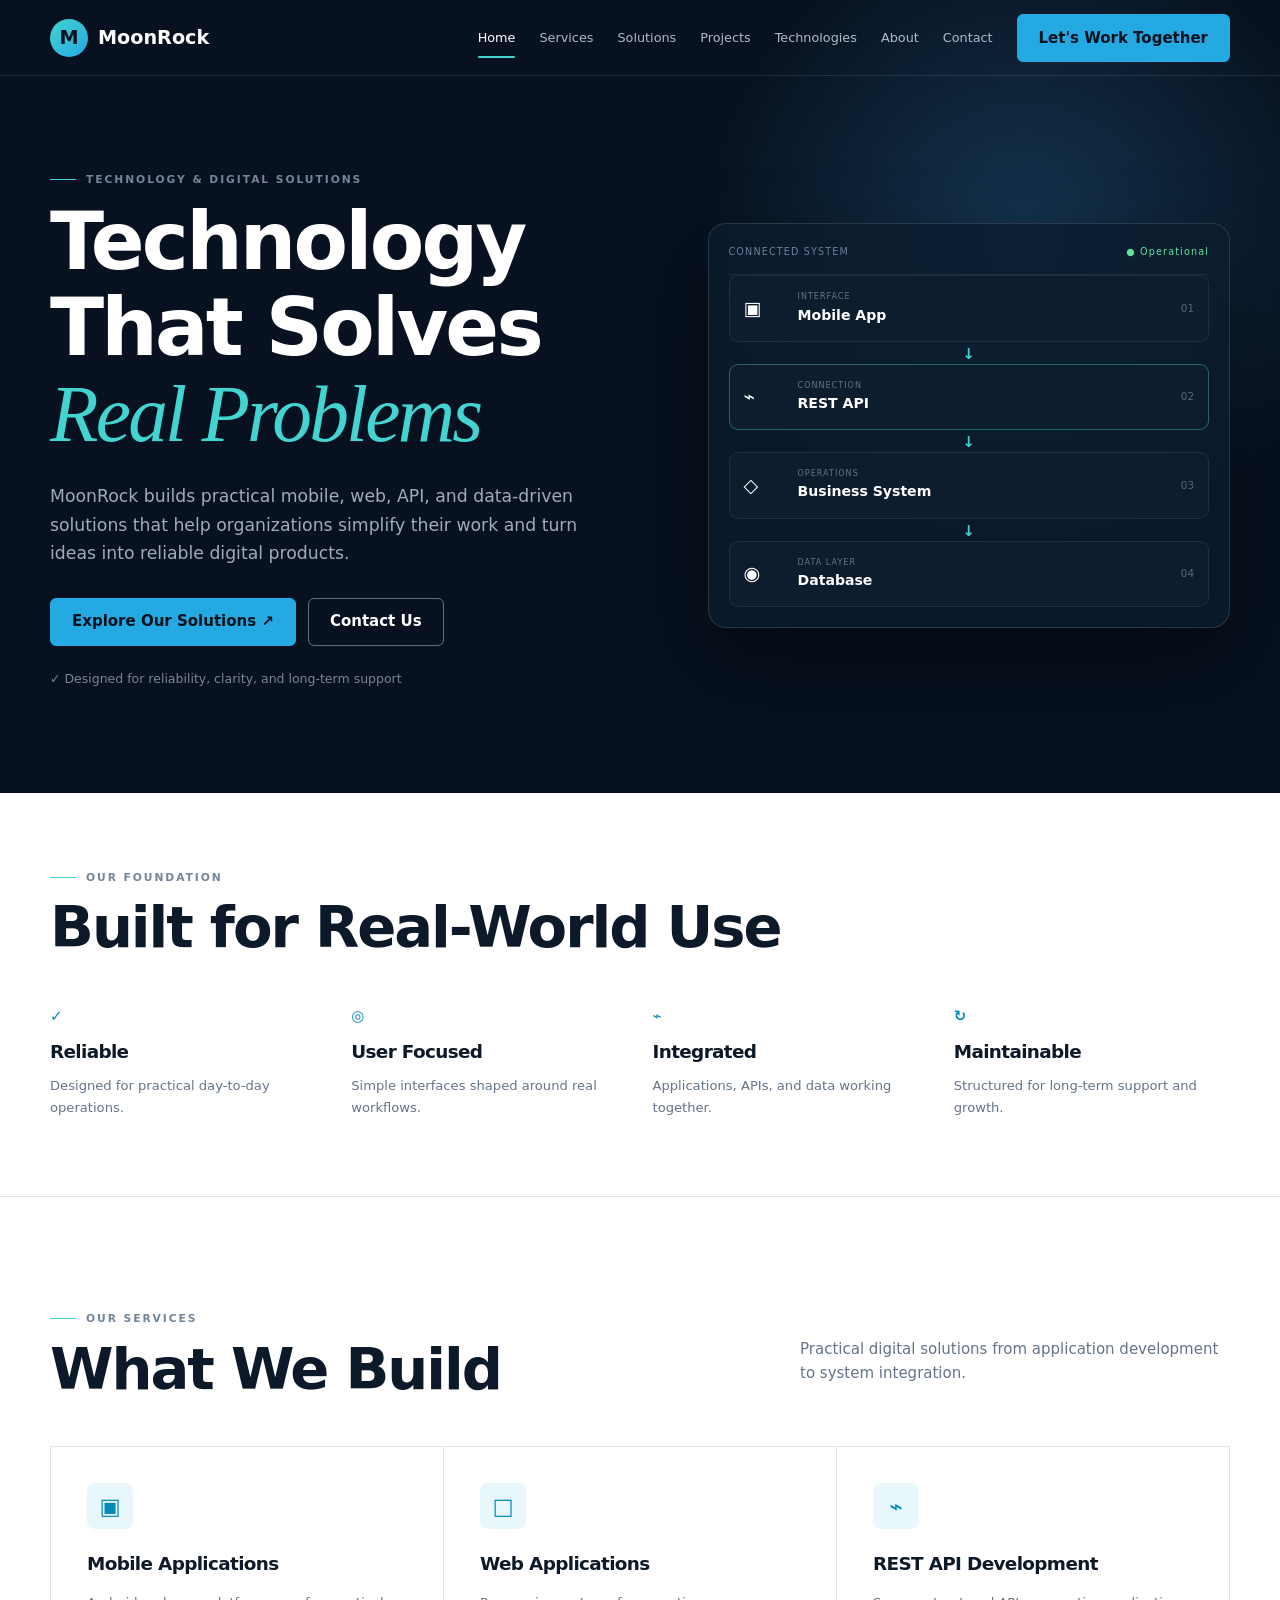
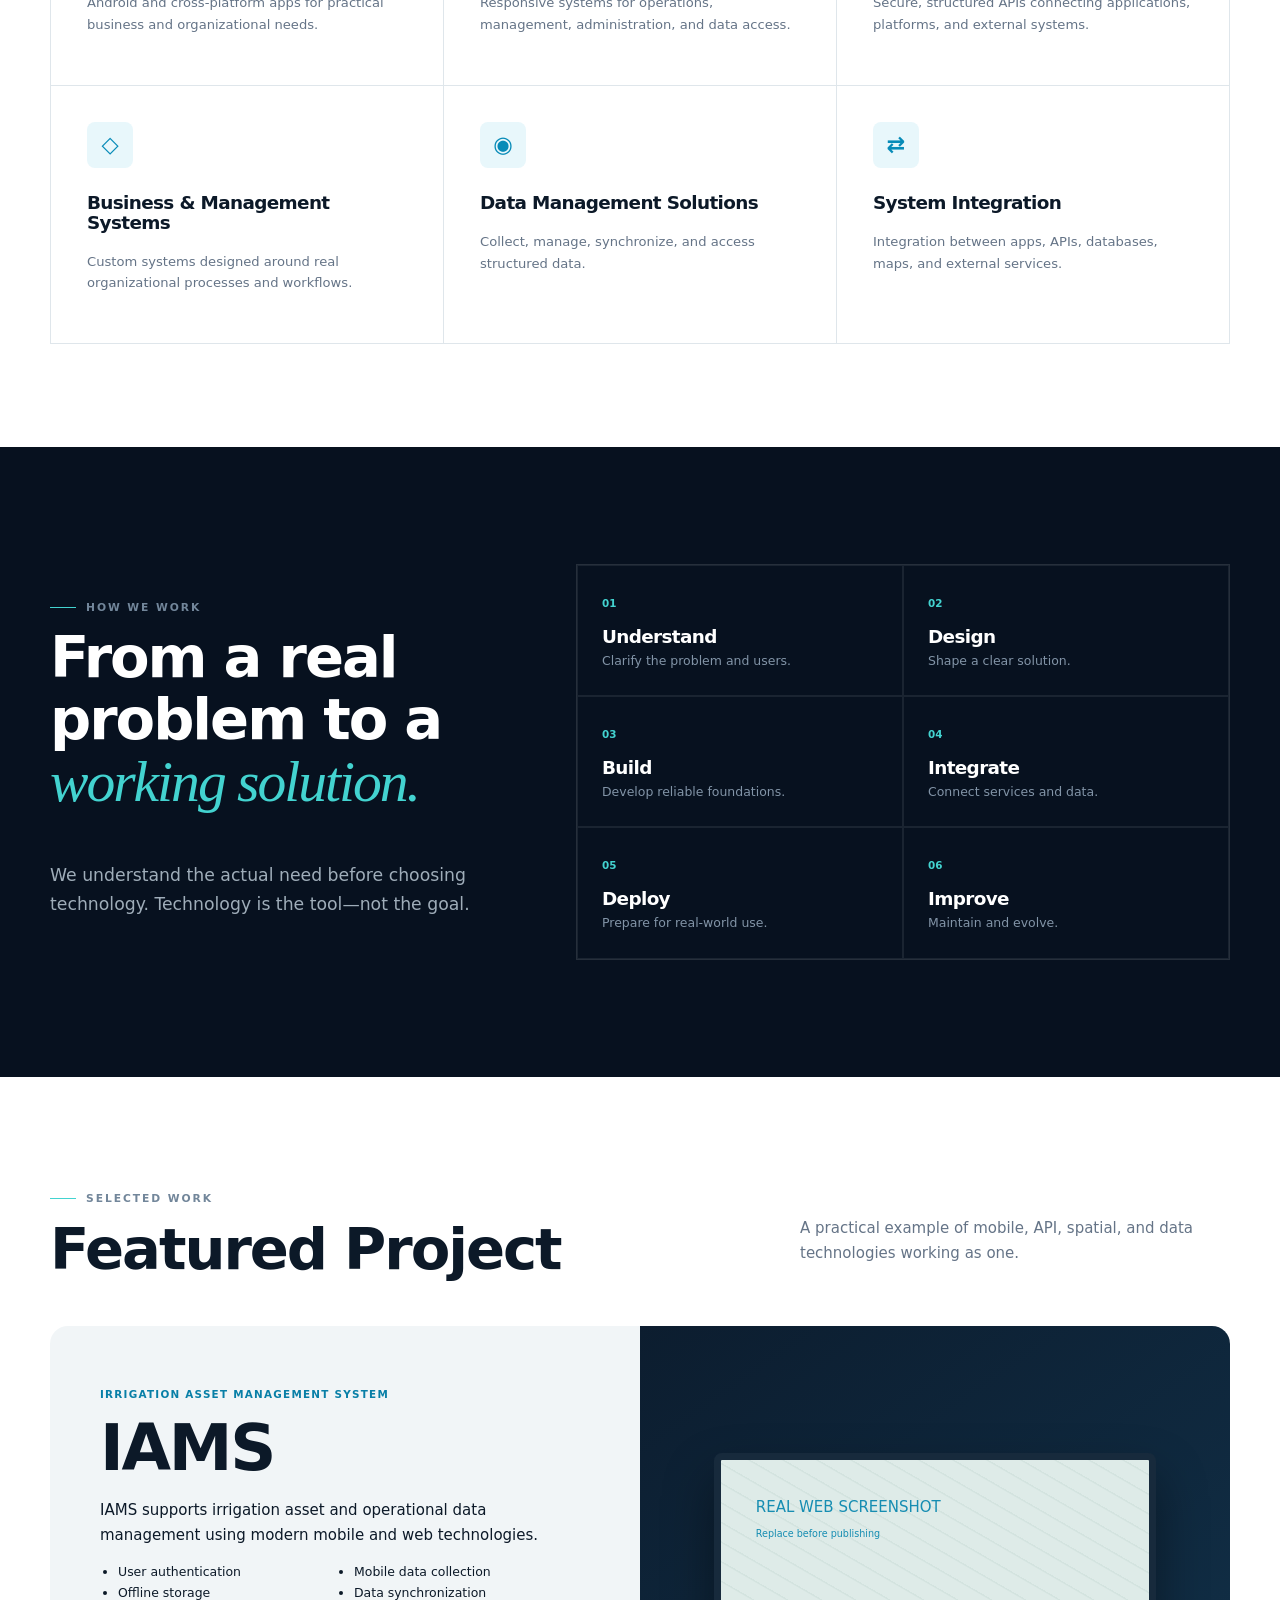
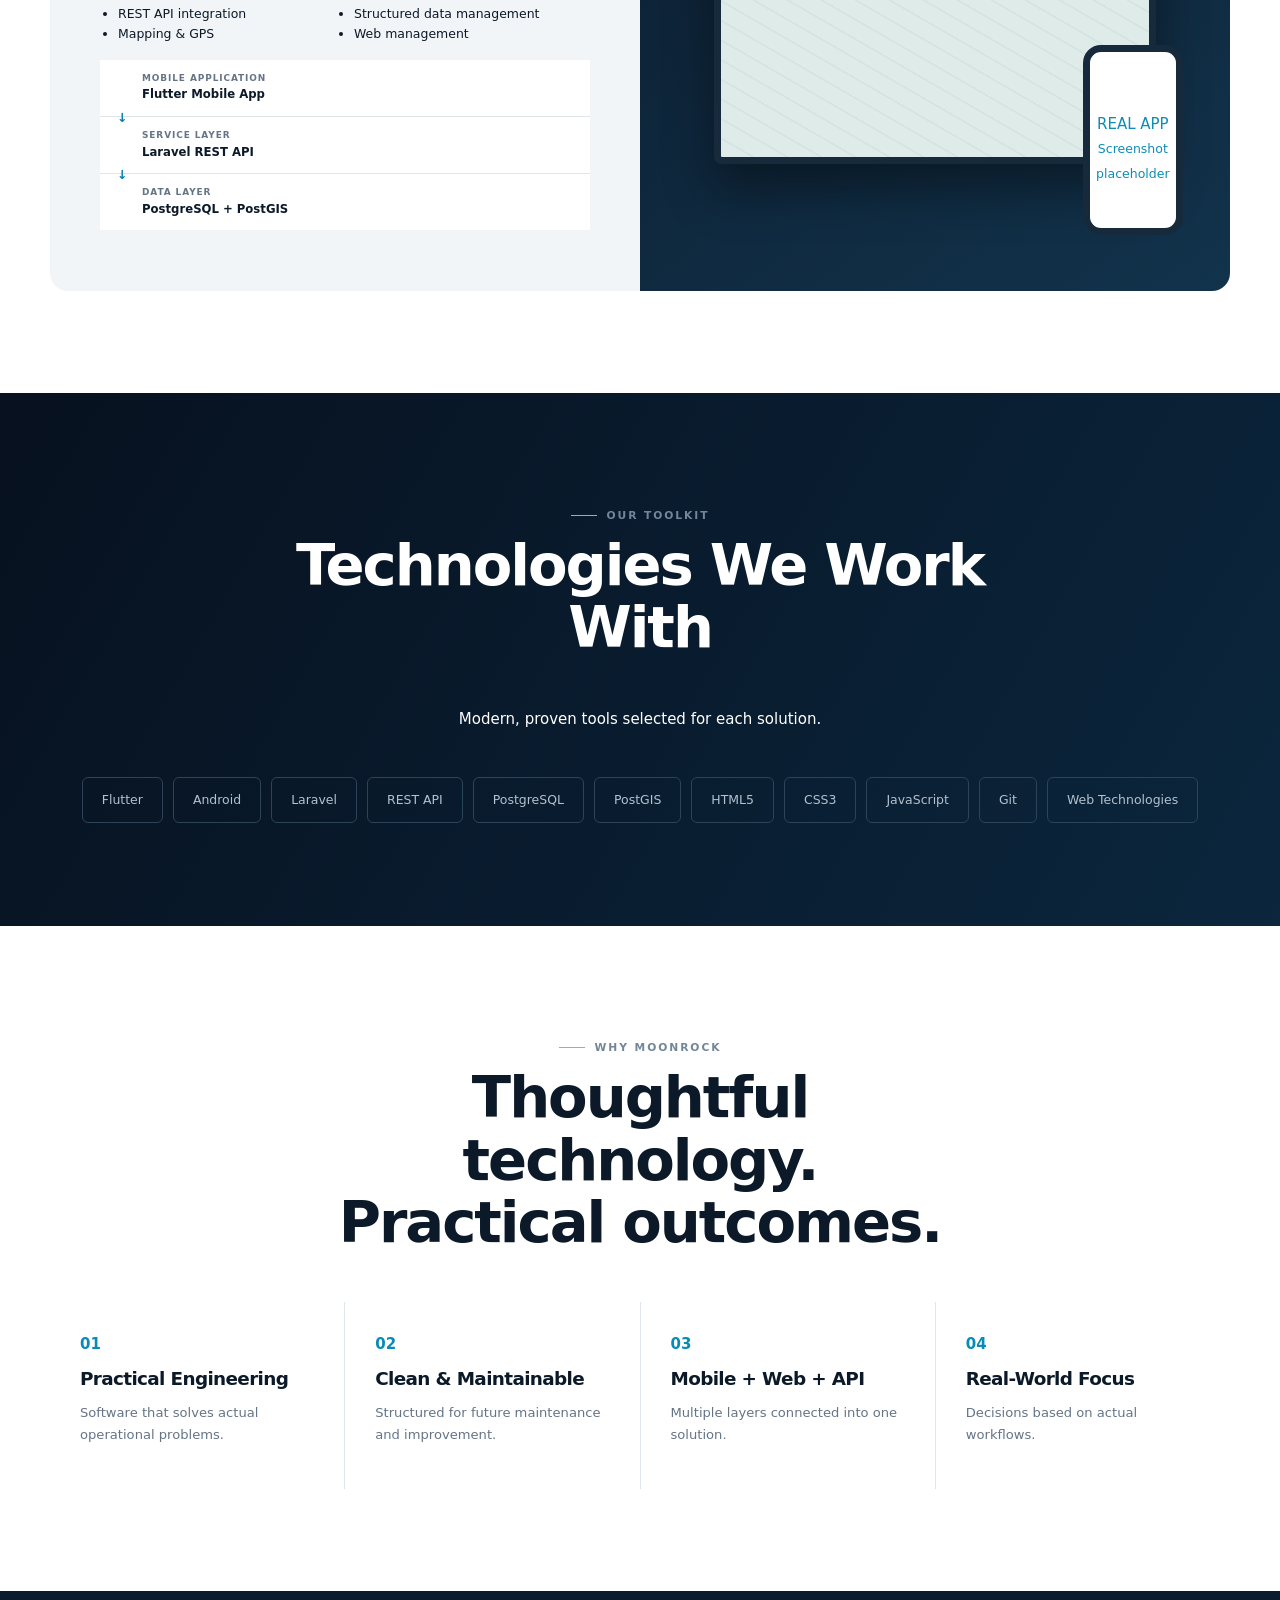
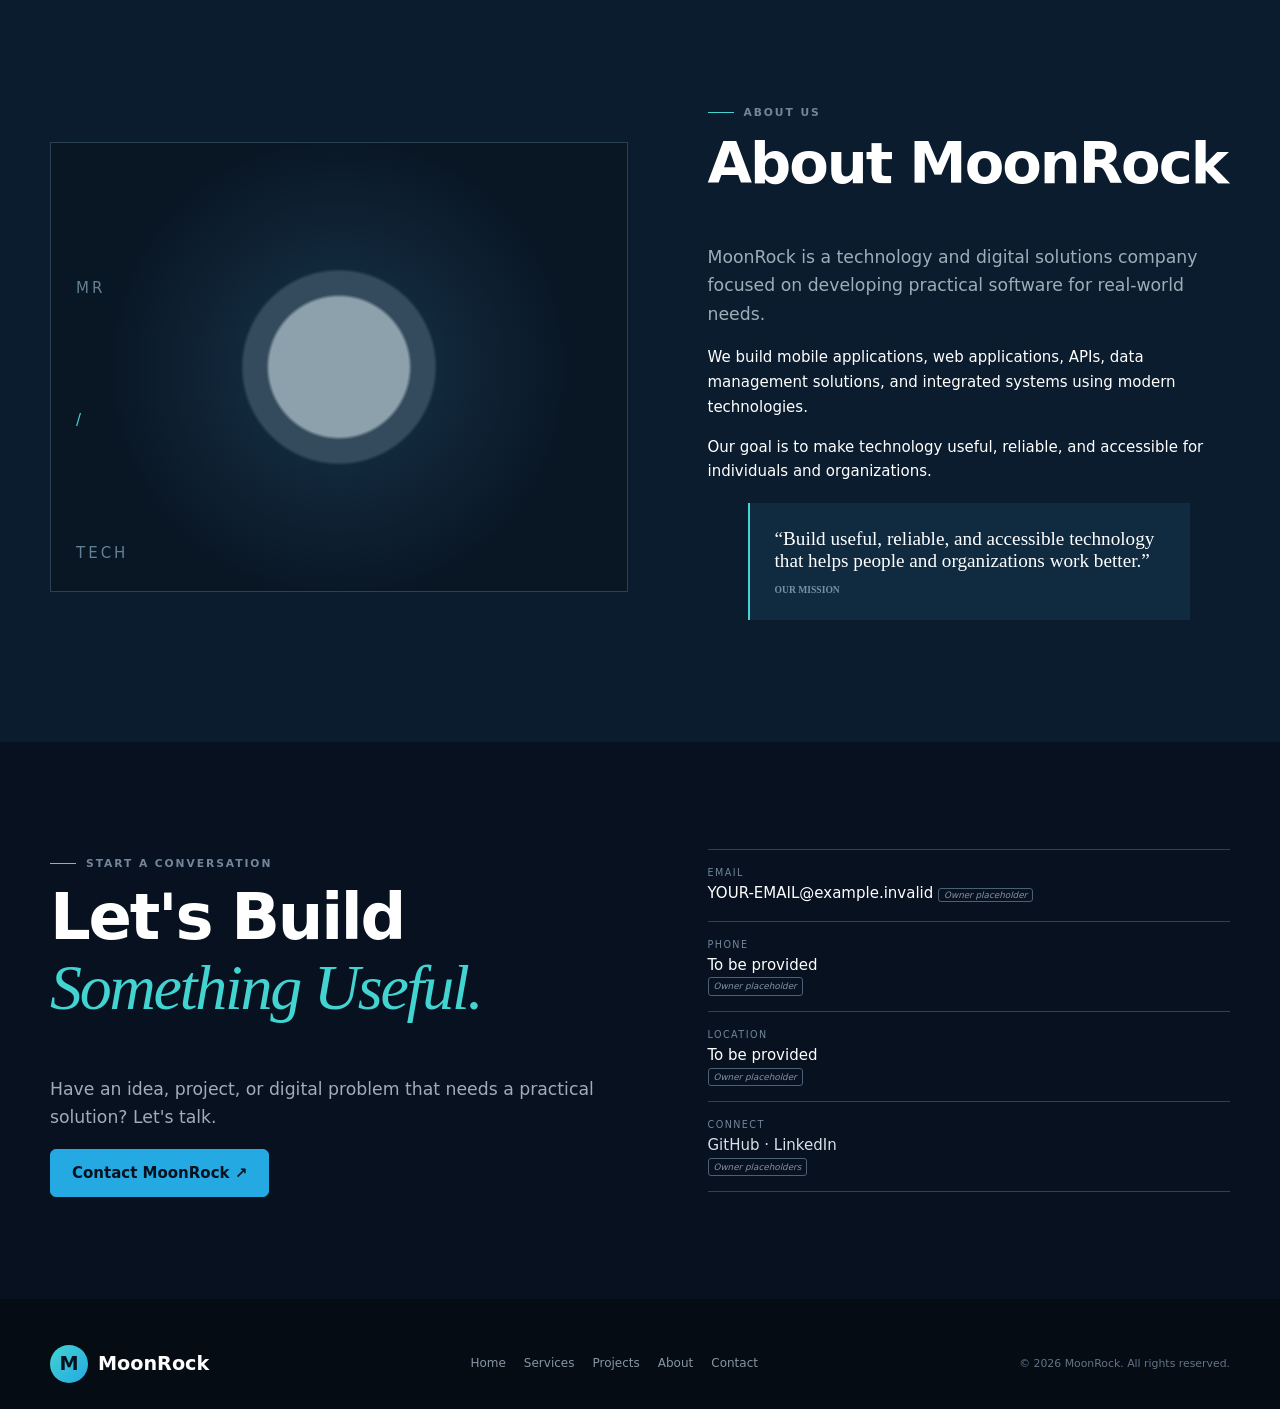
<file: index.html>
<!doctype html><html lang="en"><head><meta charset="utf-8"><meta name="viewport" content="width=device-width,initial-scale=1"><meta name="theme-color" content="#07111f"><meta name="description" content="MoonRock develops practical mobile applications, web applications, APIs, data management solutions, and integrated digital systems."><meta property="og:title" content="MoonRock | Technology &amp; Digital Solutions"><meta property="og:description" content="MoonRock builds practical mobile, web, API, and data-driven solutions for real-world needs."><meta property="og:type" content="website"><meta property="og:url" content="https://moncod.github.io/moonrock_landing_page/"><meta property="og:image" content="https://moncod.github.io/moonrock_landing_page/assets/images/social-preview.svg"><meta property="og:image:alt" content="MoonRock — Technology That Solves Real Problems"><meta name="twitter:card" content="summary_large_image"><meta name="twitter:title" content="MoonRock | Technology & Digital Solutions"><meta name="twitter:description" content="Practical mobile, web, API, and data-driven solutions for real-world needs."><meta name="twitter:image" content="https://moncod.github.io/moonrock_landing_page/assets/images/social-preview.svg"><link rel="canonical" href="https://moncod.github.io/moonrock_landing_page/"><link rel="icon" href="assets/icons/favicon.svg" type="image/svg+xml"><link rel="apple-touch-icon" href="assets/icons/apple-touch-icon.svg"><link rel="stylesheet" href="assets/css/styles.css"><title>MoonRock | Technology &amp; Digital Solutions</title><script type="application/ld+json">{"@context":"https://schema.org","@type":"Organization","name":"MoonRock","url":"https://moncod.github.io/moonrock_landing_page/","description":"A technology and digital solutions company focused on practical software for real-world needs."}</script></head><body>
<a class="skip" href="#main">Skip to content</a><header><nav class="container" aria-label="Primary navigation"><a class="brand" href="#home" aria-label="MoonRock home"><b aria-hidden="true">M</b>MoonRock</a><button class="menu" type="button" aria-expanded="false" aria-controls="links" aria-label="Open navigation menu"><span aria-hidden="true">☰</span></button><div id="links"><a href="#home" aria-current="page">Home</a><a href="#services">Services</a><a href="#solutions">Solutions</a><a href="#projects">Projects</a><a href="#technologies">Technologies</a><a href="#about">About</a><a href="#contact">Contact</a><a class="btn" href="#contact">Let's Work Together</a></div></nav></header>
<main id="main"><section class="hero dark" id="home"><div class="container split"><div class="reveal"><p class="eyebrow">Technology &amp; Digital Solutions</p><h1>Technology That Solves <em>Real Problems</em></h1><p class="lead">MoonRock builds practical mobile, web, API, and data-driven solutions that help organizations simplify their work and turn ideas into reliable digital products.</p><p class="actions"><a class="btn" href="#services">Explore Our Solutions ↗</a><a class="btn outline" href="#contact">Contact Us</a></p><small>✓ Designed for reliability, clarity, and long-term support</small></div><div class="system reveal" aria-label="Connected system architecture"><div class="status">CONNECTED SYSTEM <span>● Operational</span></div><article>▣ <span><small>INTERFACE</small><strong>Mobile App</strong></span><i>01</i></article><b>↓</b><article class="active">⌁ <span><small>CONNECTION</small><strong>REST API</strong></span><i>02</i></article><b>↓</b><article>◇ <span><small>OPERATIONS</small><strong>Business System</strong></span><i>03</i></article><b>↓</b><article>◉ <span><small>DATA LAYER</small><strong>Database</strong></span><i>04</i></article></div></div></section>
<section class="trust"><div class="container"><div class="heading"><div><p class="eyebrow">Our Foundation</p><h2>Built for Real-World Use</h2></div></div><div class="four"><article><b>✓</b><h3>Reliable</h3><p>Designed for practical day-to-day operations.</p></article><article><b>◎</b><h3>User Focused</h3><p>Simple interfaces shaped around real workflows.</p></article><article><b>⌁</b><h3>Integrated</h3><p>Applications, APIs, and data working together.</p></article><article><b>↻</b><h3>Maintainable</h3><p>Structured for long-term support and growth.</p></article></div></div></section>
<section id="services"><div class="container"><div class="heading"><div><p class="eyebrow">Our Services</p><h2>What We Build</h2></div><p>Practical digital solutions from application development to system integration.</p></div><div class="cards">
<article><b>▣</b><h3>Mobile Applications</h3><p>Android and cross-platform apps for practical business and organizational needs.</p></article><article><b>□</b><h3>Web Applications</h3><p>Responsive systems for operations, management, administration, and data access.</p></article><article><b>⌁</b><h3>REST API Development</h3><p>Secure, structured APIs connecting applications, platforms, and external systems.</p></article><article><b>◇</b><h3>Business &amp; Management Systems</h3><p>Custom systems designed around real organizational processes and workflows.</p></article><article><b>◉</b><h3>Data Management Solutions</h3><p>Collect, manage, synchronize, and access structured data.</p></article><article><b>⇄</b><h3>System Integration</h3><p>Integration between apps, APIs, databases, maps, and external services.</p></article></div></div></section>
<section class="dark" id="solutions"><div class="container approach"><div><p class="eyebrow">How We Work</p><h2>From a real problem to a <em>working solution.</em></h2><p class="lead">We understand the actual need before choosing technology. Technology is the tool—not the goal.</p></div><ol><li><b>01</b><h3>Understand</h3><p>Clarify the problem and users.</p></li><li><b>02</b><h3>Design</h3><p>Shape a clear solution.</p></li><li><b>03</b><h3>Build</h3><p>Develop reliable foundations.</p></li><li><b>04</b><h3>Integrate</h3><p>Connect services and data.</p></li><li><b>05</b><h3>Deploy</h3><p>Prepare for real-world use.</p></li><li><b>06</b><h3>Improve</h3><p>Maintain and evolve.</p></li></ol></div></section>
<section id="projects"><div class="container"><div class="heading"><div><p class="eyebrow">Selected Work</p><h2>Featured Project</h2></div><p>A practical example of mobile, API, spatial, and data technologies working as one.</p></div><article class="project"><div><p class="project-label">IRRIGATION ASSET MANAGEMENT SYSTEM</p><h3>IAMS</h3><p>IAMS supports irrigation asset and operational data management using modern mobile and web technologies.</p><ul><li>User authentication</li><li>Mobile data collection</li><li>Offline storage</li><li>Data synchronization</li><li>REST API integration</li><li>Structured data management</li><li>Mapping &amp; GPS</li><li>Web management</li></ul><ol class="stack" aria-label="IAMS technology architecture"><li><small>Mobile application</small><strong>Flutter Mobile App</strong></li><li><small>Service layer</small><strong>Laravel REST API</strong></li><li><small>Data layer</small><strong>PostgreSQL + PostGIS</strong></li></ol></div><div class="mock" aria-label="Placeholders for real IAMS application screenshots"><div>REAL WEB SCREENSHOT<br><span>Replace before publishing</span></div><div class="phone">REAL APP<br><small>Screenshot placeholder</small></div></div></article></div></section>
<section class="dark tech" id="technologies"><div class="container"><div class="center"><p class="eyebrow">Our Toolkit</p><h2>Technologies We Work With</h2><p>Modern, proven tools selected for each solution.</p></div><div class="badges"><span>Flutter</span><span>Android</span><span>Laravel</span><span>REST API</span><span>PostgreSQL</span><span>PostGIS</span><span>HTML5</span><span>CSS3</span><span>JavaScript</span><span>Git</span><span>Web Technologies</span></div></div></section>
<section aria-labelledby="why-title"><div class="container"><div class="center"><p class="eyebrow">Why MoonRock</p><h2 id="why-title">Thoughtful technology.<br>Practical outcomes.</h2></div><div class="four why"><article><b>01</b><h3>Practical Engineering</h3><p>Software that solves actual operational problems.</p></article><article><b>02</b><h3>Clean &amp; Maintainable</h3><p>Structured for future maintenance and improvement.</p></article><article><b>03</b><h3>Mobile + Web + API</h3><p>Multiple layers connected into one solution.</p></article><article><b>04</b><h3>Real-World Focus</h3><p>Decisions based on actual workflows.</p></article></div></div></section>
<section class="about dark" id="about"><div class="container split"><div class="moon" aria-hidden="true">MR<span>/</span>TECH</div><div><p class="eyebrow">About Us</p><h2>About MoonRock</h2><p class="lead">MoonRock is a technology and digital solutions company focused on developing practical software for real-world needs.</p><p>We build mobile applications, web applications, APIs, data management solutions, and integrated systems using modern technologies.</p><p>Our goal is to make technology useful, reliable, and accessible for individuals and organizations.</p><blockquote>“Build useful, reliable, and accessible technology that helps people and organizations work better.”<small>Our Mission</small></blockquote></div></div></section>
<section class="contact dark" id="contact"><div class="container split"><div><p class="eyebrow">Start a Conversation</p><h2>Let's Build <em>Something Useful.</em></h2><p class="lead">Have an idea, project, or digital problem that needs a practical solution? Let's talk.</p><a class="btn" href="mailto:YOUR-EMAIL@example.invalid">Contact MoonRock ↗</a></div><address><p><small>Email</small><a href="mailto:YOUR-EMAIL@example.invalid">YOUR-EMAIL@example.invalid <i>Owner placeholder</i></a></p><p><small>Phone</small>To be provided <i>Owner placeholder</i></p><p><small>Location</small>To be provided <i>Owner placeholder</i></p><p><small>Connect</small><span class="social-placeholder">GitHub · LinkedIn</span> <i>Owner placeholders</i></p></address></div></section></main>
<footer><div class="container"><a class="brand" href="#home" aria-label="MoonRock home"><b aria-hidden="true">M</b>MoonRock</a><nav aria-label="Footer navigation"><a href="#home">Home</a><a href="#services">Services</a><a href="#projects">Projects</a><a href="#about">About</a><a href="#contact">Contact</a></nav><p>© <span id="year"></span> MoonRock. All rights reserved.</p></div></footer><script src="assets/js/main.js" defer></script></body></html>
</file>
<file: assets/css/styles.css>
:root{--n:#07111f;--n2:#0c2033;--b:#24a9e3;--c:#43d3d0;--ink:#0c1928;--muted:#657487;--line:#dfe6eb;--max:1180px}*{box-sizing:border-box}html{scroll-behavior:smooth;scroll-padding-top:75px}body{margin:0;color:var(--ink);font:15px/1.65 Inter,system-ui,-apple-system,"Segoe UI",sans-serif}body.locked{overflow:hidden}a{color:inherit;text-decoration:none}h1,h2,h3{line-height:1.08;letter-spacing:-.035em;margin-top:0}h1{font-size:clamp(3rem,6.2vw,5.7rem);margin-bottom:25px}h2{font-size:clamp(2.3rem,4.5vw,4rem)}h3{font-size:1.15rem}em{font-family:Georgia,serif;font-weight:400;color:var(--c)}.container{width:min(calc(100% - 40px),var(--max));margin:auto}.dark{color:white;background:var(--n)}section{padding:105px 0}.skip{position:fixed;z-index:100;top:8px;left:8px;padding:8px;background:white;transform:translateY(-150%)}.skip:focus{transform:none}header{position:absolute;z-index:50;width:100%;height:76px;color:white;border-bottom:1px solid #ffffff1c}header.fixed{position:fixed;background:#07111ff2;backdrop-filter:blur(12px)}header nav{height:76px;display:flex;align-items:center;justify-content:space-between}.brand{display:flex;align-items:center;gap:10px;font-size:1.2rem;font-weight:800}.brand b{display:grid;place-items:center;width:38px;height:38px;border-radius:50%;color:var(--n);background:linear-gradient(135deg,var(--c),var(--b))}#links{display:flex;align-items:center;gap:24px}#links>a:not(.btn){font-size:.8rem;color:#afbcc8}#links>a:hover{color:white}.menu{display:none;color:white;background:none;border:0;font-size:1.8rem}.btn{display:inline-flex;align-items:center;justify-content:center;min-height:48px;padding:0 21px;border:1px solid var(--b);border-radius:6px;background:var(--b);color:#06121d;font-weight:750;transition:.2s}.btn:hover{background:var(--c);transform:translateY(-2px)}.outline{background:transparent;color:white;border-color:#5e7183}.hero{padding-top:160px;background:radial-gradient(circle at 80% 30%,#14344f 0,transparent 28%),var(--n)}.split{display:grid;grid-template-columns:1.05fr .95fr;gap:80px;align-items:center}.lead{color:#9fadb9;font-size:1.08rem}.actions{display:flex;gap:12px;margin:30px 0 20px}.hero small{color:#75889a}.eyebrow{color:#72869a;text-transform:uppercase;font-size:.67rem;font-weight:800;letter-spacing:.18em}.eyebrow:before{content:"";display:inline-block;width:26px;height:1px;margin:0 10px 3px 0;background:var(--c)}.system{padding:20px;border:1px solid #ffffff20;border-radius:18px;background:#0c1c2dcc;box-shadow:0 30px 80px #0006}.status{display:flex;justify-content:space-between;color:#698096;font-size:.6rem;letter-spacing:.12em;border-bottom:1px solid #ffffff12;padding-bottom:15px}.status span{color:#5fe39b}.system article{display:grid;grid-template-columns:42px 1fr auto;align-items:center;gap:12px;padding:14px;border:1px solid #ffffff14;border-radius:9px;background:#0d1d2e;font-size:1.2rem}.system article.active{border-color:#43d3d066}.system article small,.system article strong{display:block}.system article small{font-size:.5rem;color:#61768b;letter-spacing:.13em}.system article strong{font-size:.88rem}.system article i{font-style:normal;color:#53677a;font-size:.65rem}.system>b{display:block;height:22px;text-align:center;color:var(--c)}.trust{padding:65px 0;border-bottom:1px solid var(--line)}.heading{display:flex;justify-content:space-between;align-items:end;gap:40px;margin-bottom:45px}.heading h2{margin:0}.heading>p{max-width:430px;color:var(--muted)}.four{display:grid;grid-template-columns:repeat(4,1fr);gap:25px}.four article>b,.cards article>b{color:#078bb8}.four h3{margin:13px 0 5px}.four p,.cards p,.why p{color:var(--muted);font-size:.82rem}.cards{display:grid;grid-template-columns:repeat(3,1fr);border-top:1px solid var(--line);border-left:1px solid var(--line)}.cards article{padding:36px;border-right:1px solid var(--line);border-bottom:1px solid var(--line);transition:.2s}.cards article:hover{box-shadow:0 20px 50px #07111f1b;transform:translateY(-4px)}.cards article>b{display:grid;place-items:center;width:46px;height:46px;background:#e8f7fb;border-radius:8px;font-size:1.4rem}.cards h3{margin-top:25px}.approach{display:grid;grid-template-columns:.8fr 1.2fr;gap:90px;align-items:center}.approach ol{display:grid;grid-template-columns:1fr 1fr;list-style:none;padding:0;border:1px solid #ffffff20}.approach li{padding:24px;border:1px solid #ffffff14}.approach li>b{color:var(--c);font-size:.65rem}.approach li h3{margin:12px 0 4px}.approach li p{color:#8294a7;font-size:.78rem;margin:0}.project{display:grid;grid-template-columns:1fr 1fr;border-radius:18px;background:#f1f5f7;overflow:hidden}.project>div:first-child{padding:50px}.project h2{font-size:4rem;margin:8px 0 15px}.project ul{display:grid;grid-template-columns:1fr 1fr;padding-left:18px}.project li{font-size:.78rem}.stack{padding:12px;background:white;border-radius:5px;font-size:.7rem;font-weight:700}.mock{position:relative;min-height:460px;display:grid;place-items:center;background:linear-gradient(145deg,#0c1d2f,#12334c)}.mock>div:first-child{width:75%;height:55%;padding:35px;border:7px solid #172a3c;border-radius:8px;color:#168db2;background:repeating-linear-gradient(30deg,#deebe8 0,#deebe8 15px,#d3e3df 16px,#d3e3df 17px);box-shadow:0 25px 50px #0006}.mock span{font-size:.6rem}.mock .phone{position:absolute;right:8%;bottom:10%;width:100px;height:190px;padding-top:60px;text-align:center;border:7px solid #172a3c;border-radius:18px;background:white;color:#0d8cb6}.tech{background:linear-gradient(120deg,var(--n),#0b263d)}.center{text-align:center;max-width:700px;margin:0 auto 45px}.badges{display:flex;flex-wrap:wrap;justify-content:center;gap:10px}.badges span{padding:12px 19px;border:1px solid #2d4357;border-radius:6px;color:#b4c1ce;font-size:.78rem}.why{gap:1px;background:var(--line)}.why article{padding:30px;background:white}.about{background:#0b1c2e}.moon{display:grid;place-items:end start;min-height:450px;padding:25px;border:1px solid #294055;background:radial-gradient(circle,#8da1ad 0 19%,#344b5d 20% 26%,transparent 27%),radial-gradient(circle,#17344b,transparent 65%),#091624;color:#638096;letter-spacing:.2em}.moon span{color:var(--c)}blockquote{padding:25px;border-left:2px solid var(--c);background:#102a40;font:1.2rem Georgia,serif}blockquote small{display:block;margin-top:12px;color:#7990a4;font:700 .6rem Inter;text-transform:uppercase}.contact h2{font-size:clamp(3rem,5vw,5rem)}address{font-style:normal;border-top:1px solid #2d4255}address p{display:flex;flex-direction:column;padding:15px 0;margin:0;border-bottom:1px solid #2d4255}address small{color:#71869a;text-transform:uppercase;font-size:.6rem;letter-spacing:.15em}address i{width:max-content;padding:1px 5px;border:1px solid #4a6073;border-radius:3px;color:#8094a6;font-size:.55rem}footer{padding:45px 0 25px;color:white;background:#050c14}footer .container{display:flex;align-items:center;justify-content:space-between;gap:25px}footer nav{display:flex;gap:18px;color:#8695a4;font-size:.75rem}footer p{color:#637487;font-size:.68rem}:focus-visible{outline:3px solid var(--c);outline-offset:3px}@media(max-width:900px){#links{gap:14px}#links .btn{display:none}.split,.approach{gap:40px}.four{grid-template-columns:1fr 1fr}.cards{grid-template-columns:1fr 1fr}}
@media(max-width:760px){section{padding:75px 0}.menu{display:block;z-index:2}#links{position:fixed;inset:0;flex-direction:column;justify-content:center;gap:22px;background:var(--n);transform:translateX(100%);transition:.25s}#links.open{transform:none}#links>a:not(.btn){font-size:1.1rem}#links .btn{display:flex}.hero{padding-top:125px}.split,.approach,.project{grid-template-columns:1fr}.system{max-width:520px}.heading{display:block}.project .mock{min-height:380px}.about .split,.contact .split{gap:50px}footer .container{flex-direction:column}footer nav{flex-wrap:wrap;justify-content:center}}
@media(max-width:500px){.container{width:calc(100% - 30px)}h1{font-size:2.8rem}.actions{flex-direction:column}.four,.cards,.approach ol{grid-template-columns:1fr}.project>div:first-child{padding:28px 22px}.project ul{grid-template-columns:1fr}.mock{min-height:310px}.heading{margin-bottom:30px}.moon{min-height:330px}footer p{text-align:center}}
@media(prefers-reduced-motion:reduce){html{scroll-behavior:auto}*{transition:none!important}}
.error-page{min-height:100vh;display:grid;place-items:center;padding:40px 20px;background:radial-gradient(circle at 75% 25%,#14344f 0,transparent 30%),var(--n)}.error-card{width:min(100%,680px);padding:clamp(30px,6vw,64px);border:1px solid #ffffff20;border-radius:var(--radius-lg);background:#0c1c2dcc;box-shadow:0 30px 80px #0006}.error-card .brand{width:max-content;margin-bottom:70px}.error-card h1{font-size:clamp(2.8rem,8vw,5rem)}.error-card .lead{margin-bottom:30px}

/* Production refinements */
:root{--radius-sm:6px;--radius-md:12px;--radius-lg:18px;--shadow:0 20px 50px #07111f1b;--section-space:clamp(4.75rem,8vw,6.6rem)}
section{padding:var(--section-space) 0}#links>a:not(.btn){position:relative}#links>a[aria-current="page"]{color:#fff}#links>a[aria-current="page"]:after{content:"";position:absolute;right:0;bottom:-9px;left:0;height:2px;border-radius:2px;background:var(--c)}.cards article:hover{box-shadow:var(--shadow)}.project h3{font-size:clamp(3rem,5vw,4rem);margin:8px 0 15px}.project-label{color:#087fa7;font-size:.65rem;font-weight:800;letter-spacing:.12em}.stack{display:grid;gap:0;padding:0;list-style:none;background:transparent}.stack li{position:relative;padding:11px 14px 11px 42px;border-bottom:1px solid var(--line);background:#fff}.stack li:last-child{border:0}.stack li:not(:last-child):after{content:"↓";position:absolute;z-index:2;bottom:-13px;left:17px;color:#087fa7}.stack small,.stack strong{display:block}.stack small{color:var(--muted);font-size:.56rem;text-transform:uppercase;letter-spacing:.1em}.stack strong{font-size:.73rem}.social-placeholder{color:#d8e1e8}@media(max-width:760px){#links>a[aria-current="page"]:after{bottom:-5px}}@media(prefers-reduced-motion:reduce){*,*:before,*:after{scroll-behavior:auto!important;transition-duration:.01ms!important;animation-duration:.01ms!important;animation-iteration-count:1!important}}
</file>
